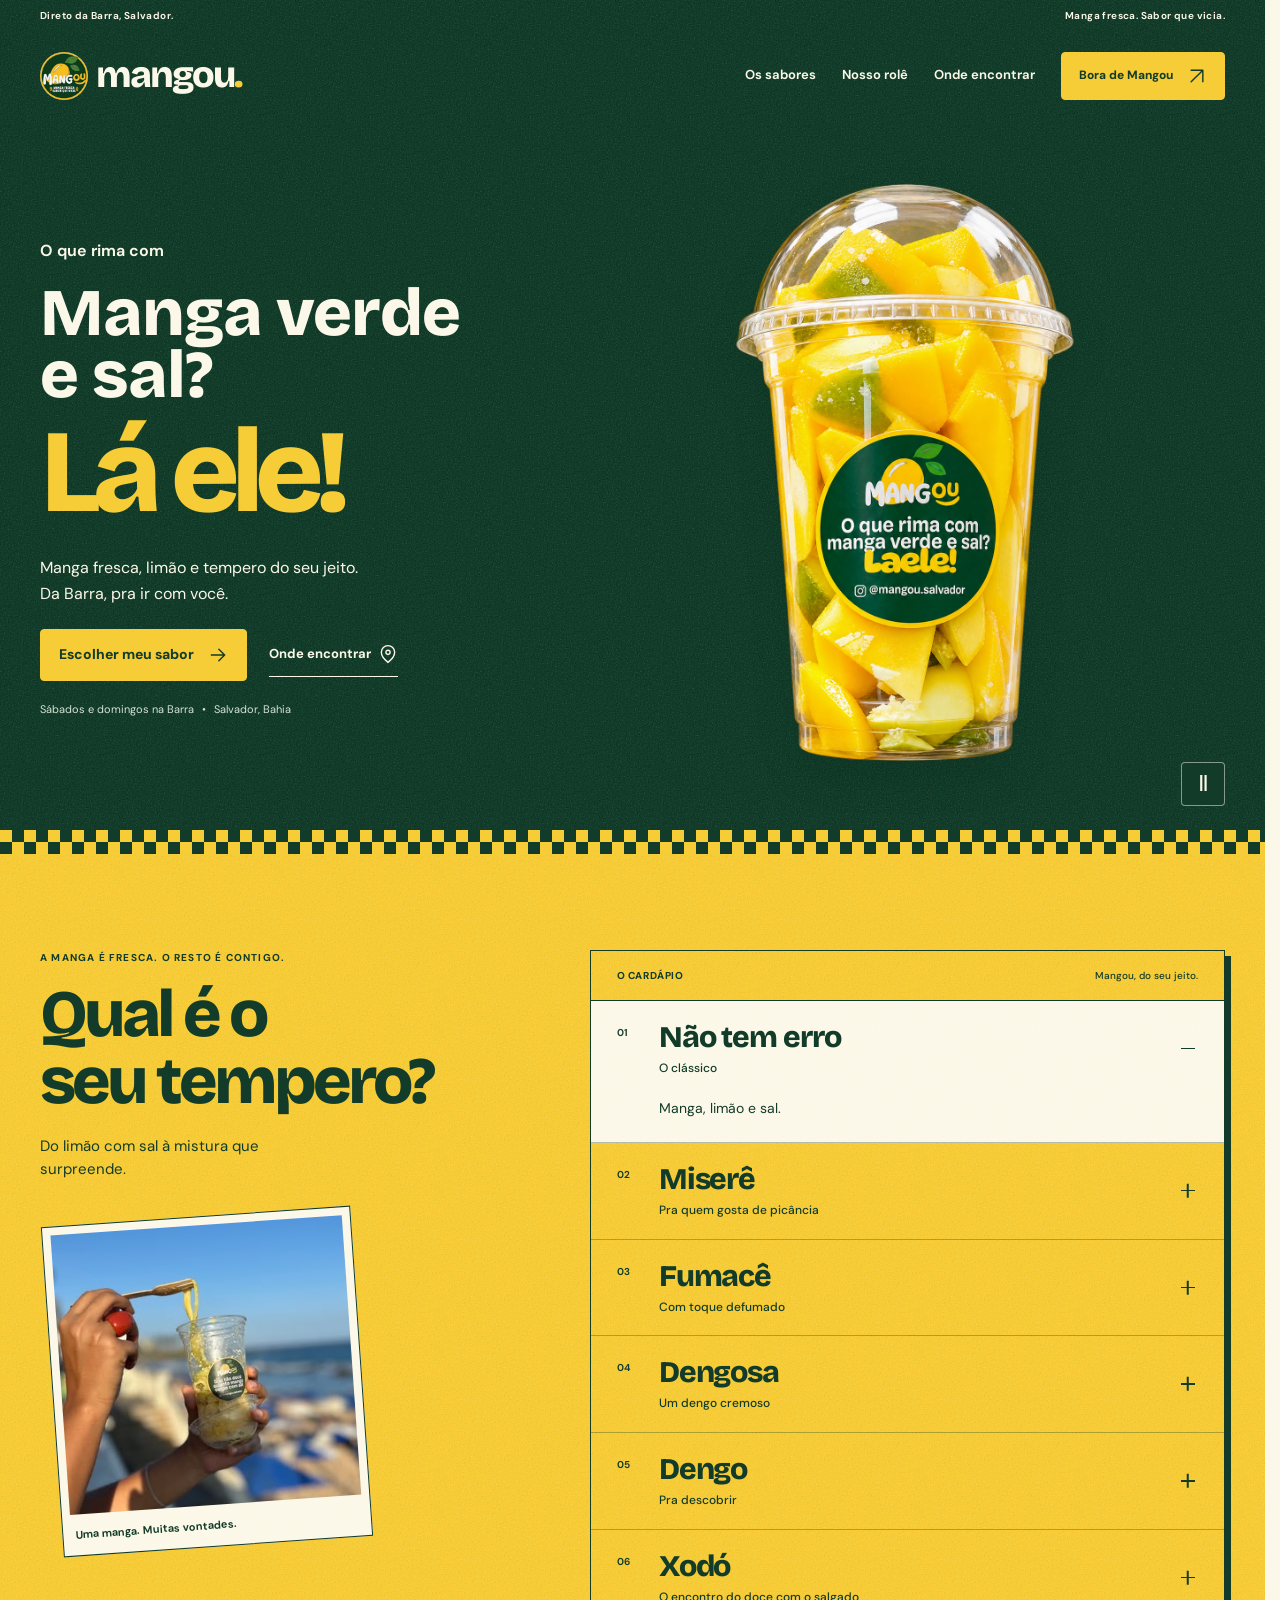
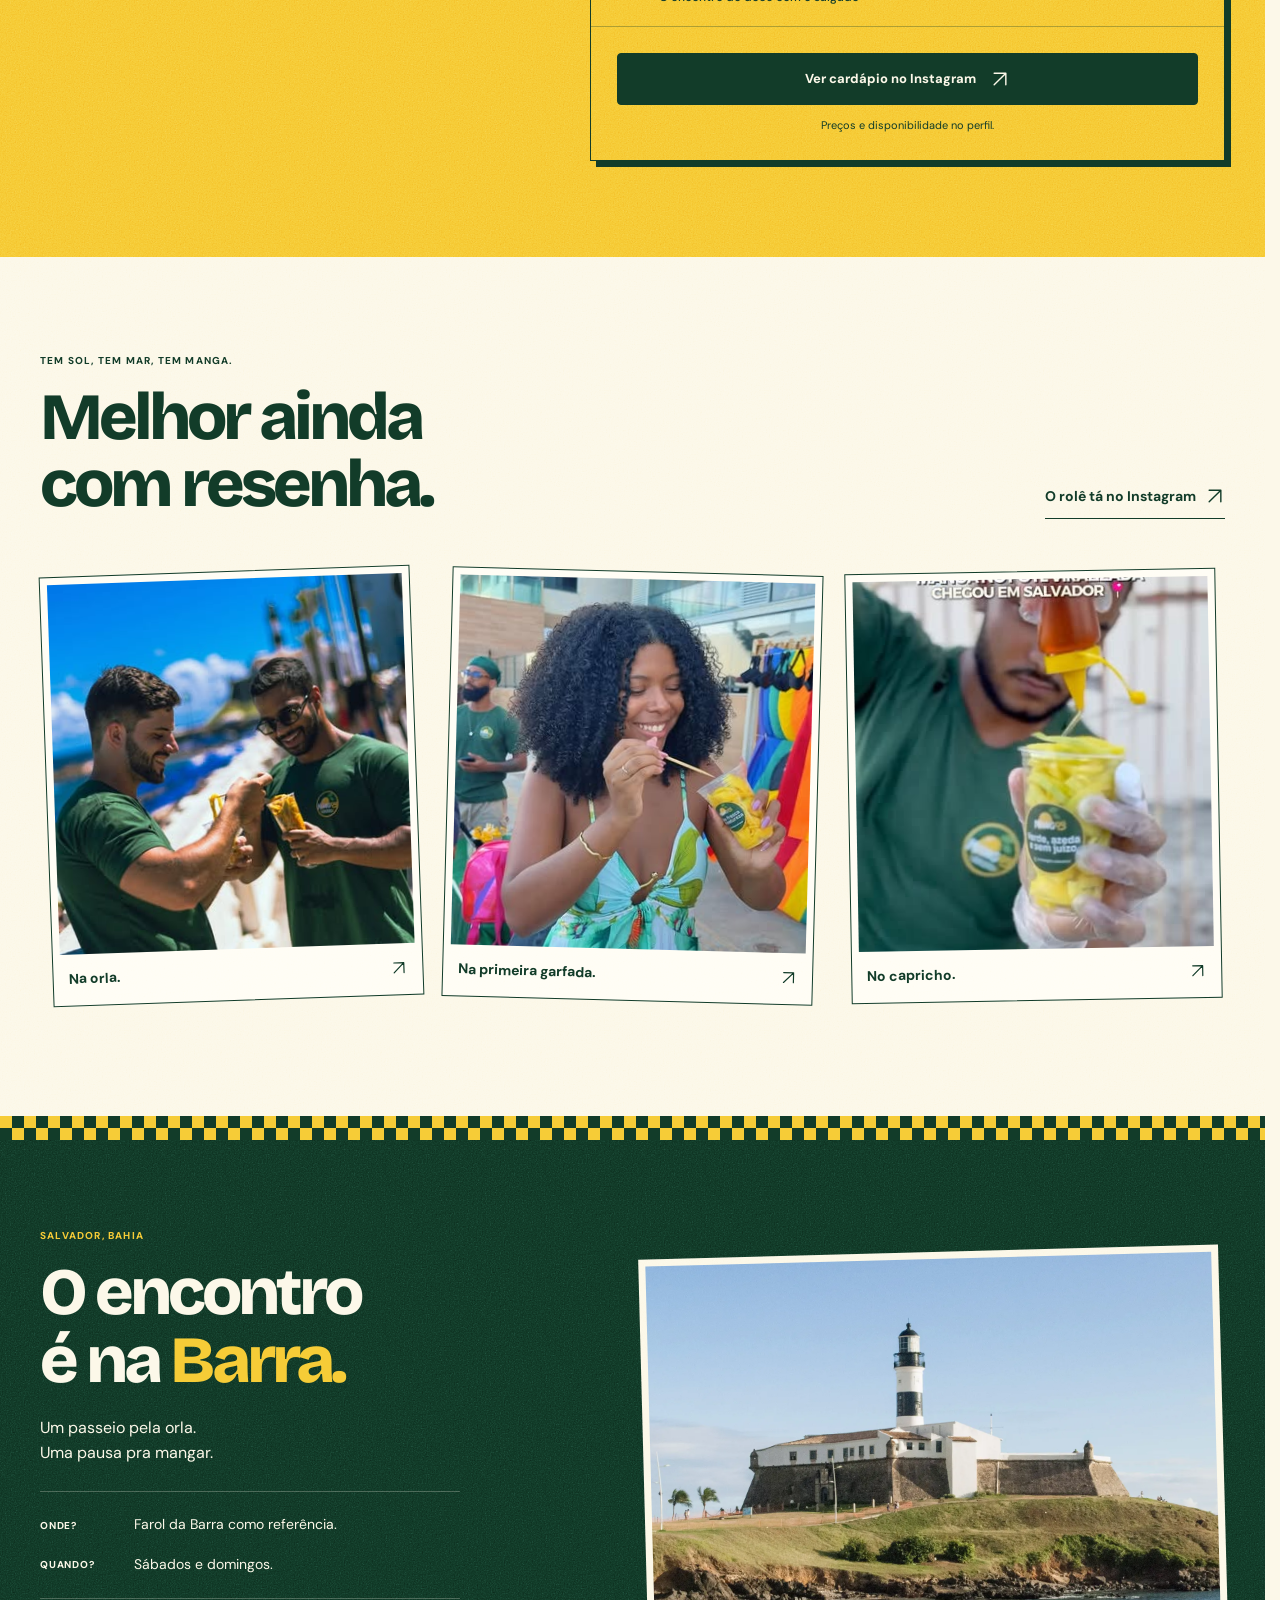
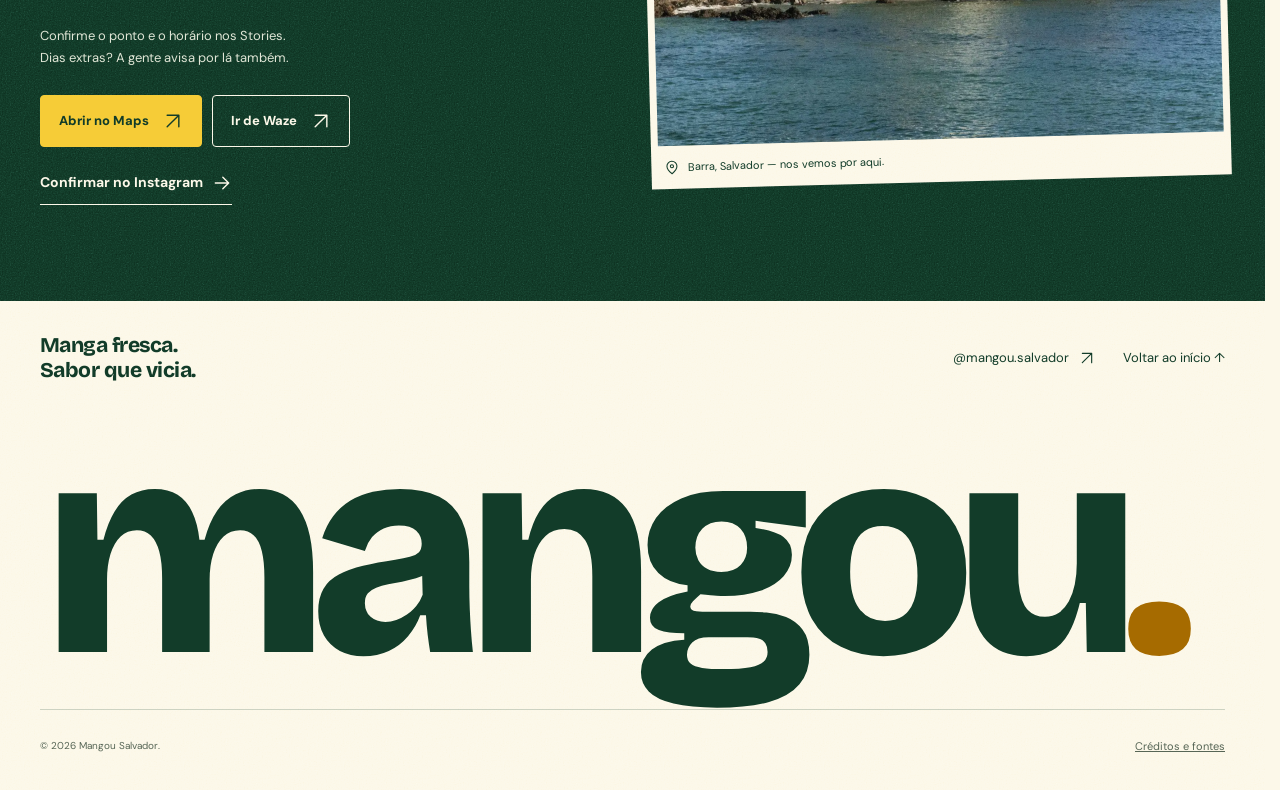
<file: index.html>
<!doctype html>
<html lang="pt-BR">
<head>
  <meta charset="utf-8">
  <meta name="viewport" content="width=device-width, initial-scale=1, viewport-fit=cover">
  <meta name="theme-color" content="#123c29">
  <meta name="description" content="Manga fresca, limão e tempero do seu jeito. Conheça os seis sabores da Mangou e encontre a gente na Barra, em Salvador.">
  <meta property="og:title" content="Manga verde e sal? Lá ele! — Mangou Salvador">
  <meta property="og:description" content="Manga fresca, limão e tempero do seu jeito. Da Barra para o seu rolê.">
  <meta property="og:type" content="website"><meta property="og:locale" content="pt_BR">
  <meta property="og:image" content="https://jobvictorfern-cmd.github.io/mangou-salvador/assets/manga.webp">
  <title>Mangou Salvador — Manga fresca, sabor que vicia</title>
  <link rel="icon" href="assets/favicon.png" type="image/png">
  <link rel="preload" href="assets/display-v2.woff2" as="font" type="font/woff2" crossorigin>
  <link rel="preload" href="assets/copo-parallax.png" as="image" fetchpriority="high">
  <link rel="stylesheet" href="styles.css?v=29">
  <script src="script.js?v=27" defer></script>
  <script src="hero-parallax.js?v=27" defer></script>
</head>
<body>
  <svg class="svg-library" xmlns="http://www.w3.org/2000/svg" aria-hidden="true" width="0" height="0"><defs>
    <symbol id="icon-arrow" viewBox="0 0 24 24"><path d="M4 12h15M13 5l7 7-7 7"/></symbol>
    <symbol id="icon-external" viewBox="0 0 24 24"><path d="M5 19 19 5M5 5h14v14"/></symbol>
    <symbol id="icon-pin" viewBox="0 0 24 24"><path d="M20 10c0 6-8 12-8 12S4 16 4 10a8 8 0 1 1 16 0Z"/><circle cx="12" cy="10" r="2.5"/></symbol>
    <symbol id="icon-sun" viewBox="0 0 80 80"><path d="m40 3 6 20 18-11-11 18 24 10-24 8 11 20-18-12-6 21-7-21-20 12 12-20L3 40l22-10-12-18 20 11Z"/></symbol>
  </defs></svg>
  <a class="skip-link" href="#principal">Pular para o conteúdo</a>
  <div class="top-note"><span>Direto da Barra, Salvador.</span><span>Manga fresca. Sabor que vicia.</span></div>
  <main id="principal">
    <section class="hero" id="inicio" aria-labelledby="hero-title">
      <header class="site-header">
        <div class="container header-inner">
          <a class="brand" href="#inicio" aria-label="Mangou, início"><img src="assets/logo.webp" alt="" width="48" height="48"><span>mangou<span class="brand-dot">.</span></span></a>
          <button class="menu-toggle" type="button" aria-expanded="false" aria-controls="menu" aria-label="Abrir menu" hidden><span></span><span></span></button>
          <nav class="site-nav" id="menu" aria-label="Navegação principal">
            <a href="#sabores">Os sabores</a><a href="#experiencia">Nosso rolê</a><a href="#onde">Onde encontrar</a>
            <a class="button button-small" href="https://www.instagram.com/mangou.salvador/" target="_blank" rel="noopener noreferrer">Bora de Mangou <svg class="icon" aria-hidden="true"><use href="#icon-external"/></svg></a>
          </nav>
        </div>
      </header>
      <div class="mango-rain" id="mango-rain" aria-hidden="true">
        <span class="mango-strand" style="--x:3%;--size:116px;--duration:6.8s;--delay:-2.1s;--drift:28px;--turn:-26deg;--end-turn:42deg"></span>
        <span class="mango-strand" style="--x:17%;--size:92px;--duration:5.6s;--delay:-4.2s;--drift:-19px;--turn:38deg;--end-turn:-32deg"></span>
        <span class="mango-strand" style="--x:32%;--size:142px;--duration:7.3s;--delay:-1.3s;--drift:35px;--turn:-18deg;--end-turn:56deg"></span>
        <span class="mango-strand" style="--x:47%;--size:104px;--duration:6.2s;--delay:-5.1s;--drift:-26px;--turn:52deg;--end-turn:-22deg"></span>
        <span class="mango-strand" style="--x:61%;--size:126px;--duration:7.8s;--delay:-3.7s;--drift:22px;--turn:-42deg;--end-turn:24deg"></span>
        <span class="mango-strand" style="--x:75%;--size:84px;--duration:5.9s;--delay:-.6s;--drift:-32px;--turn:24deg;--end-turn:-48deg"></span>
        <span class="mango-strand" style="--x:89%;--size:138px;--duration:7.1s;--delay:-5.8s;--drift:18px;--turn:-32deg;--end-turn:38deg"></span>
        <span class="mango-strand" style="--x:10%;--size:108px;--duration:6.5s;--delay:-5.4s;--drift:-24px;--turn:46deg;--end-turn:-30deg"></span>
        <span class="mango-strand" style="--x:24%;--size:120px;--duration:7.4s;--delay:-3.1s;--drift:32px;--turn:-36deg;--end-turn:44deg"></span>
        <span class="mango-strand" style="--x:39%;--size:88px;--duration:5.8s;--delay:-.9s;--drift:-18px;--turn:28deg;--end-turn:-54deg"></span>
        <span class="mango-strand" style="--x:54%;--size:152px;--duration:8.1s;--delay:-6.3s;--drift:27px;--turn:-24deg;--end-turn:36deg"></span>
        <span class="mango-strand" style="--x:68%;--size:96px;--duration:6.1s;--delay:-2.5s;--drift:-30px;--turn:40deg;--end-turn:-28deg"></span>
        <span class="mango-strand" style="--x:82%;--size:132px;--duration:7.6s;--delay:-4.7s;--drift:24px;--turn:-48deg;--end-turn:32deg"></span>
        <span class="mango-strand" style="--x:95%;--size:112px;--duration:6.6s;--delay:-1.7s;--drift:-22px;--turn:32deg;--end-turn:-42deg"></span>
        <span class="mango-strand" style="--x:5%;--size:102px;--duration:5.2s;--delay:-4.4s;--drift:34px;--turn:18deg;--end-turn:-48deg"></span>
        <span class="mango-strand" style="--x:19%;--size:134px;--duration:6.3s;--delay:-1.8s;--drift:-21px;--turn:-36deg;--end-turn:30deg"></span>
        <span class="mango-strand" style="--x:34%;--size:90px;--duration:4.9s;--delay:-3.6s;--drift:25px;--turn:44deg;--end-turn:-24deg"></span>
        <span class="mango-strand" style="--x:49%;--size:146px;--duration:6.7s;--delay:-5.2s;--drift:-31px;--turn:-22deg;--end-turn:46deg"></span>
        <span class="mango-strand" style="--x:63%;--size:110px;--duration:5.4s;--delay:-.8s;--drift:18px;--turn:34deg;--end-turn:-38deg"></span>
        <span class="mango-strand" style="--x:77%;--size:128px;--duration:6s;--delay:-4.6s;--drift:-27px;--turn:-46deg;--end-turn:22deg"></span>
        <span class="mango-strand" style="--x:91%;--size:98px;--duration:5.1s;--delay:-2.7s;--drift:30px;--turn:26deg;--end-turn:-52deg"></span>
        <span class="mango-strand" style="--x:12%;--size:140px;--duration:6.5s;--delay:-3.8s;--drift:-16px;--turn:-30deg;--end-turn:40deg"></span>
        <span class="mango-strand" style="--x:26%;--size:106px;--duration:5.3s;--delay:-1.2s;--drift:28px;--turn:48deg;--end-turn:-18deg"></span>
        <span class="mango-strand" style="--x:41%;--size:124px;--duration:6.1s;--delay:-5.6s;--drift:-23px;--turn:-40deg;--end-turn:34deg"></span>
        <span class="mango-strand" style="--x:56%;--size:94px;--duration:4.8s;--delay:-2.2s;--drift:33px;--turn:22deg;--end-turn:-44deg"></span>
        <span class="mango-strand" style="--x:70%;--size:144px;--duration:6.6s;--delay:-4.1s;--drift:-29px;--turn:-28deg;--end-turn:50deg"></span>
        <span class="mango-strand" style="--x:84%;--size:114px;--duration:5.5s;--delay:-.4s;--drift:20px;--turn:42deg;--end-turn:-32deg"></span>
        <span class="mango-strand" style="--x:97%;--size:136px;--duration:6.2s;--delay:-3.3s;--drift:-35px;--turn:-34deg;--end-turn:28deg"></span>
      </div>
      <div class="container hero-layout">
        <div class="hero-heading"><p class="hero-intro">O que rima com</p><h1 id="hero-title"><span class="hero-question">Manga verde<br>e sal?</span><span class="hero-answer">Lá ele!</span></h1></div>
        <figure class="hero-product">
          <div class="hero-product-motion" id="hero-cup"><img src="assets/copo-parallax.png" alt="Copo Mangou com manga verde e sal, em embalagem transparente" width="1122" height="1402" fetchpriority="high" decoding="async"></div>
        </figure>
        <button class="hero-sensor-toggle" type="button" aria-controls="hero-cup" hidden>Ativar movimento</button>
        <span class="sensor-status" role="status" aria-live="polite"></span>
        <button class="hero-motion-toggle" type="button" aria-label="Pausar queda dos fios de manga" aria-controls="mango-rain" hidden><span class="motion-pause" aria-hidden="true">Ⅱ</span><span class="motion-play" aria-hidden="true">▶</span></button>
        <div class="hero-copy">
          <p>Manga fresca, limão e tempero do seu jeito.<br>Da Barra, pra ir com você.</p>
          <div class="hero-actions"><a class="button" href="#sabores">Escolher meu sabor <svg class="icon" aria-hidden="true"><use href="#icon-arrow"/></svg></a><a class="text-link" href="#onde">Onde encontrar <svg class="icon" aria-hidden="true"><use href="#icon-pin"/></svg></a></div>
          <p class="hero-location">Sábados e domingos na Barra <span>•</span> Salvador, Bahia</p>
        </div>
      </div>
      <div class="checker" aria-hidden="true"></div>
    </section>

    <section class="flavors section" id="sabores" aria-labelledby="flavors-title">
      <div class="container flavor-layout">
        <div class="flavor-intro"><p class="eyebrow">A manga é fresca. O resto é contigo.</p><h2 id="flavors-title">Qual é o<br>seu tempero?</h2><p>Do limão com sal à mistura que surpreende.</p>
          <figure class="menu-photo"><img src="assets/role-manga.jpg" alt="Tiras de manga no garfo, com o copo Mangou e o mar da Barra ao fundo" width="360" height="640" loading="lazy" decoding="async"><figcaption>Uma manga. Muitas vontades.</figcaption></figure>
        </div>
        <div class="menu-board">
          <div class="menu-board-heading"><span>O cardápio</span><span>Mangou, do seu jeito.</span></div>
          <details class="flavor" name="sabores" open><summary><span class="flavor-number" aria-hidden="true">01</span><span class="flavor-name">Não tem erro<small>O clássico</small></span><span class="flavor-plus" aria-hidden="true"></span></summary><div class="flavor-ingredients"><p>Manga, limão e sal.</p></div></details>
          <details class="flavor" name="sabores"><summary><span class="flavor-number" aria-hidden="true">02</span><span class="flavor-name">Miserê<small>Pra quem gosta de picância</small></span><span class="flavor-plus" aria-hidden="true"></span></summary><div class="flavor-ingredients"><p>Manga, limão, sal e Tajín.</p></div></details>
          <details class="flavor" name="sabores"><summary><span class="flavor-number" aria-hidden="true">03</span><span class="flavor-name">Fumacê<small>Com toque defumado</small></span><span class="flavor-plus" aria-hidden="true"></span></summary><div class="flavor-ingredients"><p>Manga, limão, sal, pimenta-do-reino, fumaça em pó e páprica defumada.</p></div></details>
          <details class="flavor" name="sabores"><summary><span class="flavor-number" aria-hidden="true">04</span><span class="flavor-name">Dengosa<small>Um dengo cremoso</small></span><span class="flavor-plus" aria-hidden="true"></span></summary><div class="flavor-ingredients"><p>Manga, limão, lemon pepper e leite condensado.</p></div></details>
          <details class="flavor" name="sabores"><summary><span class="flavor-number" aria-hidden="true">05</span><span class="flavor-name">Dengo<small>Pra descobrir</small></span><span class="flavor-plus" aria-hidden="true"></span></summary><div class="flavor-ingredients"><p>Consulte os ingredientes com a Mangou no Instagram.</p></div></details>
          <details class="flavor" name="sabores"><summary><span class="flavor-number" aria-hidden="true">06</span><span class="flavor-name">Xodó<small>O encontro do doce com o salgado</small></span><span class="flavor-plus" aria-hidden="true"></span></summary><div class="flavor-ingredients"><p>Manga, limão, mostarda e mel.</p></div></details>
          <div class="menu-board-footer"><a class="button" href="https://www.instagram.com/mangou.salvador/" target="_blank" rel="noopener noreferrer">Ver cardápio no Instagram <svg class="icon" aria-hidden="true"><use href="#icon-external"/></svg></a><p>Preços e disponibilidade no perfil.</p></div>
        </div>
      </div>
    </section>

    <section class="experience section" id="experiencia" aria-labelledby="experience-title">
      <div class="container">
        <div class="section-heading"><div><p class="eyebrow">Tem sol, tem mar, tem manga.</p><h2 id="experience-title">Melhor ainda<br>com resenha.</h2></div><a class="text-link" href="https://www.instagram.com/mangou.salvador/" target="_blank" rel="noopener noreferrer">O rolê tá no Instagram <svg class="icon" aria-hidden="true"><use href="#icon-external"/></svg></a></div>
        <div class="social-gallery" aria-label="Fotos e Reels da Mangou e de publicações colaborativas">
          <a class="social-photo" href="https://www.instagram.com/mangou.salvador/reel/Dcg7NSwpMDw/" target="_blank" rel="noopener noreferrer" aria-label="Ver no Instagram: Mangou e resenha na orla da Barra"><img src="assets/role-barra.jpg" alt="Duas pessoas com camisetas da Mangou experimentando manga na orla" width="360" height="640" loading="lazy" decoding="async"><span>Na orla.<svg class="icon" aria-hidden="true"><use href="#icon-external"/></svg></span></a>
          <a class="social-photo" href="https://www.instagram.com/esthervasconcelos2001/reel/DdM_B7ihvQf/" target="_blank" rel="noopener noreferrer" aria-label="Ver no Instagram: Esther experimentando Mangou"><img src="assets/role-resenha.jpg" alt="Pessoa sorrindo enquanto experimenta um copo Mangou" width="360" height="640" loading="lazy" decoding="async"><span>Na primeira garfada.<svg class="icon" aria-hidden="true"><use href="#icon-external"/></svg></span></a>
          <a class="social-photo" href="https://www.instagram.com/conhecendosalvador_/reel/Dct_3Nshrob/" target="_blank" rel="noopener noreferrer" aria-label="Ver no Instagram: publicação Conhecendo Salvador sobre o preparo da Mangou"><img src="assets/role-preparo.jpg" alt="Preparo de um copo de manga pela equipe Mangou" width="360" height="640" loading="lazy" decoding="async"><span>No capricho.<svg class="icon" aria-hidden="true"><use href="#icon-external"/></svg></span></a>
        </div>
      </div>
    </section>

    <section class="location section" id="onde" aria-labelledby="location-title">
      <div class="checker" aria-hidden="true"></div>
      <div class="container location-layout">
        <div class="location-copy"><p class="eyebrow">Salvador, Bahia</p><h2 id="location-title">O encontro<br>é na <span>Barra.</span></h2><p>Um passeio pela orla.<br>Uma pausa pra mangar.</p><dl class="location-info"><div><dt>Onde?</dt><dd>Farol da Barra como referência.</dd></div><div><dt>Quando?</dt><dd>Sábados e domingos.</dd></div></dl><p class="location-note">Confirme o ponto e o horário nos Stories.<br>Dias extras? A gente avisa por lá também.</p><div class="location-actions"><a class="button button-yellow" href="https://www.google.com/maps/dir/?api=1&amp;destination=Museu%20N%C3%A1utico%20da%20Bahia%2C%20Farol%20da%20Barra%2C%20Salvador%2C%20Bahia&amp;travelmode=driving" target="_blank" rel="noopener noreferrer">Abrir no Maps <svg class="icon" aria-hidden="true"><use href="#icon-external"/></svg></a><a class="button button-outline" href="https://waze.com/ul?q=Museu%20N%C3%A1utico%20da%20Bahia%2C%20Farol%20da%20Barra%2C%20Salvador%2C%20Bahia&amp;navigate=yes" target="_blank" rel="noopener noreferrer">Ir de Waze <svg class="icon" aria-hidden="true"><use href="#icon-external"/></svg></a></div><a class="text-link location-instagram" href="https://www.instagram.com/mangou.salvador/" target="_blank" rel="noopener noreferrer">Confirmar no Instagram <svg class="icon" aria-hidden="true"><use href="#icon-arrow"/></svg></a></div>
        <figure class="location-photo"><img src="assets/farol-barra.webp" alt="Farol da Barra, referência de localização em Salvador, Bahia" width="1920" height="1260" loading="lazy" decoding="async"><figcaption><svg class="icon" aria-hidden="true"><use href="#icon-pin"/></svg>Barra, Salvador — nos vemos por aqui.</figcaption></figure>
      </div>
    </section>
  </main>

  <footer class="site-footer"><div class="container"><div class="footer-top"><p>Manga fresca.<br>Sabor que vicia.</p><div class="footer-links"><a href="https://www.instagram.com/mangou.salvador/" target="_blank" rel="noopener noreferrer">@mangou.salvador <svg class="icon" aria-hidden="true"><use href="#icon-external"/></svg></a><a class="whatsapp-link" id="whatsapp-button" hidden>Falar no WhatsApp <svg class="icon" aria-hidden="true"><use href="#icon-external"/></svg></a><a href="#inicio">Voltar ao início ↑</a></div></div><div class="footer-wordmark" aria-hidden="true">mangou<span>.</span></div><div class="footer-bottom"><span>© <span id="year">2026</span> Mangou Salvador.</span><details class="credits"><summary>Créditos e fontes</summary><p>Marca, produto e capas de publicações: <a href="https://www.instagram.com/mangou.salvador/" target="_blank" rel="noopener noreferrer">Mangou e publicações colaborativas no Instagram</a>. Cada fotografia do rolê leva à sua publicação original. Foto do Farol: <a href="https://commons.wikimedia.org/wiki/File:Farol_da_Barra_-_Salvador_-_Bahia_-_Brasil.jpg" target="_blank" rel="noopener noreferrer">Emerson Monteiro / Wikimedia Commons</a>, <a href="https://creativecommons.org/licenses/by-sa/4.0/" target="_blank" rel="noopener noreferrer">CC BY-SA 4.0</a>. Fontes: Bricolage Grotesque e DM Sans.</p></details></div></div></footer>

</body>
</html>
</file>
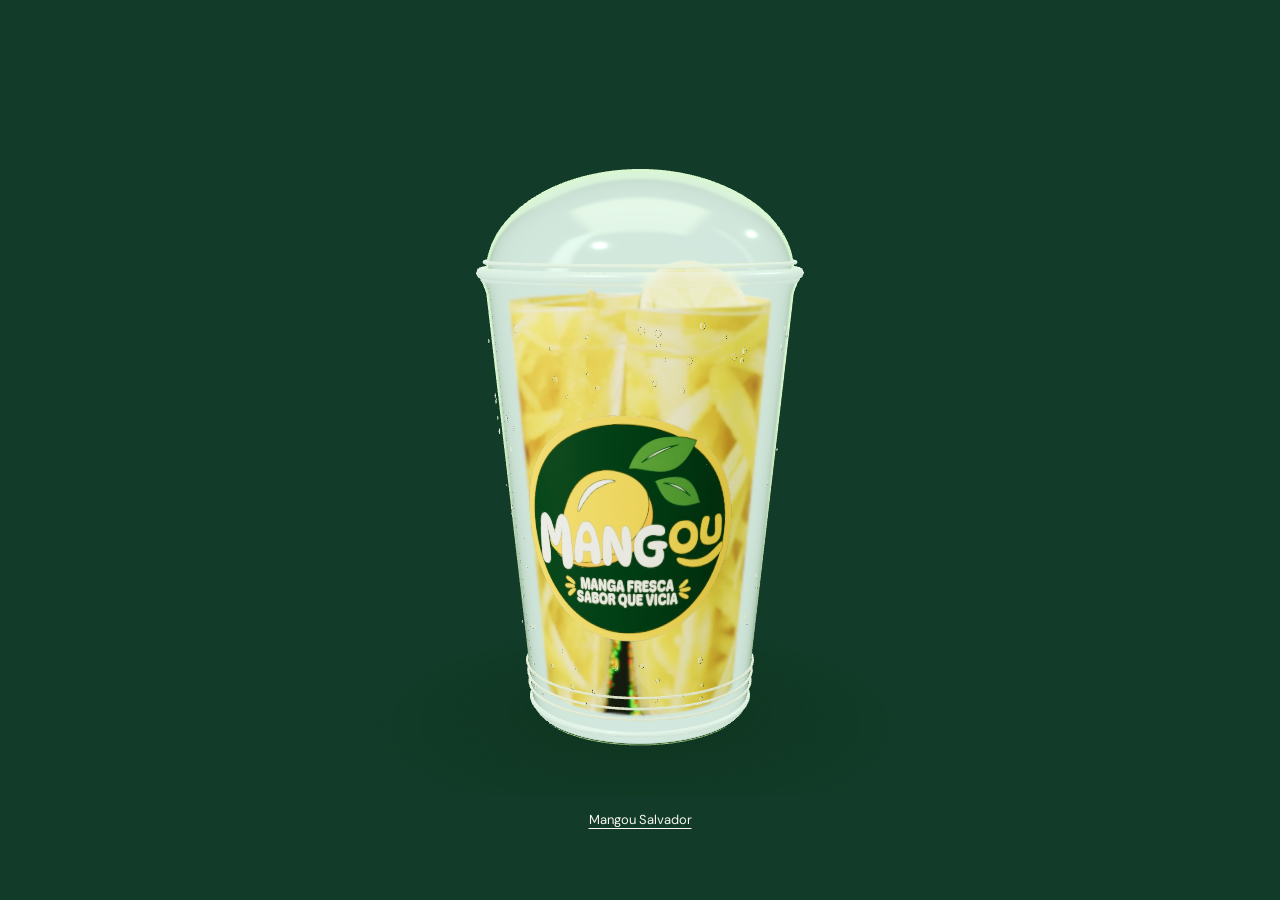
<file: animacao-3d.html>
<!doctype html><html lang="pt-BR"><head><meta charset="utf-8"><meta name="viewport" content="width=device-width,initial-scale=1,viewport-fit=cover"><meta name="theme-color" content="#123c29"><title>Mangou · Montagem 3D</title><link rel="icon" href="assets/favicon.png"><link rel="stylesheet" href="cup-3d.css?v=3"><style>@font-face{font-family:Body;src:url('assets/body-v2.woff2')}*{box-sizing:border-box}body{margin:0;background:#123c29;min-height:100svh;display:grid;place-items:center;padding:20px;font-family:Body,Arial,sans-serif}.preview{width:min(100%,620px)}.cup-stage{width:100%;height:min(82svh,740px);min-height:360px}a{display:block;text-align:center;color:#f9f7ed;font-size:13px;padding:16px;text-underline-offset:4px}</style><script type="module" src="cup-3d.js?v=2"></script></head><body><main class="preview">        <div class="cup-stage" data-mangou-3d data-state="loading" role="group" aria-label="Montagem do copo Mangou em 3D">
          <div class="cup-fallback" role="img" aria-label="Copo Mangou com manga fresca"></div>
          <canvas class="cup-canvas" role="img" aria-label="Copo transparente em 3D recebe tiras de manga, limão e tempero; a tampa se encaixa ao final"></canvas>
          <span class="cup-stage-status" data-cup-status aria-live="polite">Preparando seu Mangou…</span>
          <button class="cup-a11y-pause" type="button" data-cup-toggle aria-pressed="false">Pausar montagem do copo</button>
          <noscript><span class="cup-noscript">Manga fresca. Do seu jeito.</span></noscript>
        </div>
<a href="index.html">Mangou Salvador</a></main></body></html>
</file>
<file: styles.css>
@font-face{font-family:Display;src:url('assets/display-v2.woff2') format('woff2');font-weight:100 900;font-display:swap}
@font-face{font-family:Body;src:url('assets/body-v2.woff2') format('woff2');font-weight:100 900;font-display:swap}
:root{--green:#123c29;--yellow:#f6cc37;--paper:#fcf8e9;--white:#fffdf5;--muted:#576656;--line:#123c2933;--gutter:20px;--display:Display,Arial,sans-serif;--body:Body,Arial,sans-serif}
*{box-sizing:border-box}
html{scroll-behavior:smooth;scroll-padding-top:90px;scrollbar-gutter:stable}
body{margin:0;background:var(--paper);color:var(--green);font:16px/1.55 var(--body);-webkit-font-smoothing:antialiased}
[hidden]{display:none!important}
a{color:inherit;text-decoration:none}
button,summary,a{-webkit-tap-highlight-color:transparent;touch-action:manipulation}
button{color:inherit;font:inherit;cursor:pointer}
button:focus-visible,a:focus-visible,summary:focus-visible{outline:3px solid currentColor;outline-offset:5px}
img{display:block;max-width:100%}
figure,p,h1,h2,dl,dd{margin:0}
::selection{background:var(--yellow);color:var(--green)}
.svg-library{position:absolute;overflow:hidden;pointer-events:none}
.container{width:min(1240px,calc(100% - var(--gutter)*2));margin-inline:auto}
.icon{display:inline-block;width:20px;height:20px;flex-shrink:0;fill:none;stroke:currentColor;stroke-width:1.7;stroke-linecap:round;stroke-linejoin:round;vertical-align:middle}
.button{display:inline-flex;align-items:center;justify-content:center;gap:14px;min-height:52px;padding:15px 22px;border:1.5px solid var(--green);border-radius:4px;background:var(--green);color:var(--paper);font-size:14px;font-weight:750;line-height:1.2;transition:background .18s,transform .18s}
.text-link{display:inline-flex;align-items:center;justify-content:center;gap:9px;min-height:44px;padding:7px 0;border:0;border-bottom:1px solid currentColor;background:transparent;font-size:14px;font-weight:700;line-height:1.3}
.eyebrow{margin-bottom:16px;font-size:10px;font-weight:750;line-height:1.5;letter-spacing:.12em;text-transform:uppercase}
h2{font:850 clamp(39px,10vw,58px)/1.02 var(--display);letter-spacing:-.06em}
.section{padding-block:60px}
.skip-link{position:fixed;left:12px;top:-100px;z-index:100;padding:14px;background:var(--yellow)}
.skip-link:focus{top:12px}
.top-note{display:flex;justify-content:center;gap:24px;padding:8px 20px;background:var(--green);color:var(--paper);font-size:10px;font-weight:650;letter-spacing:.04em}
.top-note span:last-child{display:none}
.site-header{position:sticky;top:0;z-index:30;margin-bottom:-72px;background:transparent;color:var(--paper)}
.header-inner{display:flex;align-items:center;justify-content:space-between;flex-wrap:wrap;min-height:72px}
.brand{display:inline-flex;align-items:center;gap:8px}
.brand img{width:40px;height:40px;border-radius:50%}
.brand>span{font:850 31px/1 var(--display);letter-spacing:-2px}
.brand-dot{color:#a66b00}
.site-header .brand-dot{color:var(--yellow)}
.menu-toggle{display:flex;flex-direction:column;justify-content:center;gap:7px;width:44px;height:44px;padding:11px;border:1px solid var(--green);border-radius:4px;background:transparent}
.menu-toggle span{width:20px;height:2px;background:var(--green);transition:transform .2s}
.hero .menu-toggle{border-color:var(--paper)}
.hero .menu-toggle span{background:var(--paper)}
.menu-toggle[aria-expanded=true] span:first-child{transform:translateY(4.5px) rotate(45deg)}
.menu-toggle[aria-expanded=true] span:last-child{transform:translateY(-4.5px) rotate(-45deg)}
.site-nav{display:flex;flex-direction:column;flex-basis:100%;gap:6px;padding:16px 0 22px}
.site-nav>a:not(.button){display:flex;align-items:center;min-height:44px;font-size:14px;font-weight:650}
.site-nav .button{margin-top:6px}
.js .site-nav{position:absolute;top:100%;left:0;right:0;display:none;padding:16px var(--gutter) 24px;background:var(--paper);border-bottom:2px solid var(--green)}
.js .site-nav.is-open{display:flex}
.js .site-header .site-nav.is-open>a:not(.button){color:var(--green)}

/* A campanha usa a frase do rótulo e a fotografia original, sem redesenhar o produto. */
.hero{position:relative;isolation:isolate;overflow:clip;background:var(--green);color:var(--paper)}
.hero-layout{position:relative;z-index:1;display:grid;gap:18px;padding-block:100px 0}
.hero-heading{grid-row:1;position:relative;z-index:1}
.hero-intro{margin-bottom:13px;font-size:13px;font-weight:650}
.hero h1{font:850 1em/.94 var(--display);letter-spacing:-.06em}
.hero-question{display:block;font-size:clamp(34px,10.5vw,50px)}
.hero-answer{display:block;margin-top:10px;color:var(--yellow);font-size:clamp(72px,22vw,104px);letter-spacing:-.075em}
.hero-copy{display:contents}
.hero-copy>p:first-child{grid-row:3;position:relative;z-index:1;max-width:43ch;font-size:15px;line-height:1.6}
.hero-copy .hero-location{grid-row:4;position:relative;z-index:1;margin:0;color:#d5e2d4;font-size:11px}
.hero-product{grid-row:5;position:relative;width:calc(100% + var(--gutter)*2);height:330px;margin-inline:calc(-1 * var(--gutter));overflow:hidden;pointer-events:none;perspective:1100px}
.hero-product-motion{position:absolute;z-index:1;inset:12px 0 16px;transform-origin:50% 55%;backface-visibility:hidden;transform:translate3d(var(--parallax-x,0px),var(--parallax-y,0px),0) rotateX(var(--parallax-rx,0deg)) rotateY(var(--parallax-ry,0deg))}
.hero-product-motion img{width:100%;height:100%;max-width:none;object-fit:contain;filter:drop-shadow(0 18px 18px #00190e26)}
.hero::before{content:'';position:absolute;z-index:0;inset:-16px;background:var(--green) url('assets/papel-grain.svg') 0 0/160px 160px;background-blend-mode:soft-light;pointer-events:none;transform:translate3d(calc(var(--parallax-x,0px) * -.18),calc(var(--parallax-y,0px) * -.18),0)}
.mango-rain{position:absolute;z-index:0;inset:0;overflow:hidden;pointer-events:none}
.mango-rain{transform:translate3d(calc(var(--parallax-x,0px) * .4),calc(var(--parallax-y,0px) * .4),0)}
.hero>.checker{position:relative;z-index:1}
.mango-strand{position:absolute;top:-180px;left:var(--x);width:calc(var(--size)/2);height:100%;transform-origin:50% 60px;animation:mango-fall var(--duration) var(--delay) linear infinite;animation-play-state:paused}
.mango-strand::before{content:'';display:block;width:100%;height:var(--size);background:url('assets/fios-manga.png') 0 0/300% 100% no-repeat}
.mango-strand:nth-child(3n+2)::before{background-position:50% 0}
.mango-strand:nth-child(3n)::before{background-position:100% 0}
.mango-strand:nth-child(n+15){display:none}
.mango-rain.is-playing .mango-strand{animation-play-state:running}
.hero-motion-toggle{position:absolute;z-index:2;right:0;bottom:18px;display:grid;place-items:center;width:44px;height:44px;padding:0;border:1px solid #fcf8e980;border-radius:4px;background:var(--green);color:var(--paper);font-size:22px;line-height:1}
.motion-play,.hero-motion-toggle.is-paused .motion-pause{display:none}
.hero-motion-toggle.is-paused .motion-play{display:block;font-size:15px}
.hero-sensor-toggle{position:absolute;z-index:2;right:56px;bottom:18px;min-height:44px;padding:8px 12px;border:1px solid #fcf8e980;border-radius:4px;background:var(--green);color:var(--paper);font-size:11px;font-weight:650}
.hero-sensor-toggle:disabled{cursor:default;opacity:.7}
.sensor-status{position:absolute;width:1px;height:1px;overflow:hidden;clip-path:inset(50%);white-space:nowrap}
@keyframes mango-fall{
  0%{opacity:0;transform:translate3d(0,-100px,0) rotate(var(--turn))}
  12%{opacity:.95}
  85%{opacity:.95}
  100%{opacity:0;transform:translate3d(var(--drift),calc(100% + 200px),0) rotate(var(--end-turn))}
}
.hero-actions{grid-row:2;position:relative;z-index:1;display:flex;flex-wrap:wrap;align-items:center;gap:10px 14px}
.hero .button{background:var(--yellow);border-color:var(--yellow);color:var(--green)}
.hero-actions .button{width:100%}
.hero-actions .text-link{margin-inline:auto}
.hero-location{font-size:11px;line-height:1.6}
.hero-location span{margin-inline:5px}
.checker{height:24px;background-color:var(--yellow);background-image:repeating-conic-gradient(var(--green) 0 25%,transparent 0 50%);background-size:24px 24px}

/* Cardápio de verdade: receitas visíveis e acessíveis mesmo sem JavaScript. */
.flavors{background:var(--yellow)}
.flavor-layout{display:grid;gap:32px}
.flavor-intro>p:not(.eyebrow){max-width:28ch;margin-top:20px;font-size:15px}
.menu-photo{display:none}
.menu-board{min-width:0;align-self:start;border:1.5px solid var(--green);box-shadow:6px 6px 0 var(--green)}
.menu-board-heading{display:flex;justify-content:space-between;align-items:center;gap:16px;padding:17px 20px;border-bottom:1.5px solid var(--green);font-size:10px;font-weight:750;letter-spacing:.06em;text-transform:uppercase}
.menu-board-heading span:last-child{font-weight:500;letter-spacing:0;text-transform:none}
.flavor{border-bottom:1px solid #123c2950}
.flavor summary{display:grid;grid-template-columns:20px minmax(0,1fr) 18px;align-items:center;gap:12px;min-height:86px;padding:20px 18px;list-style:none;cursor:pointer}
.flavor summary::-webkit-details-marker{display:none}
.flavor-number{align-self:start;margin-top:4px;font-size:10px;font-weight:650}
.flavor-name{font:800 25px/1.1 var(--display);letter-spacing:-.035em}
.flavor-name small{display:block;margin-top:6px;font:500 12px/1.4 var(--body);letter-spacing:0}
.flavor-plus{position:relative;display:block;width:16px;height:16px}
.flavor-plus::before,.flavor-plus::after{content:'';position:absolute;top:7px;left:1px;width:14px;height:1.5px;background:var(--green)}
.flavor-plus::after{transform:rotate(90deg)}
.flavor[open]{background:var(--paper)}
.flavor[open] .flavor-plus::after{display:none}
.flavor-ingredients{padding:0 22px 22px 50px;font-size:14px;line-height:1.65}
.menu-board-footer{padding:22px 18px}
.menu-board-footer .button{width:100%;padding-inline:12px;font-size:13px}
.menu-board-footer p{margin-top:12px;font-size:11px;text-align:center}

/* Imagens da marca e publicações colaborativas, sem depoimentos fabricados. */
.section-heading{display:flex;flex-direction:column;align-items:flex-start;gap:22px}
.social-gallery{display:flex;gap:18px;overflow-x:auto;overscroll-behavior-x:contain;scroll-snap-type:x mandatory;scrollbar-width:thin;scrollbar-color:var(--green) transparent;margin:28px -3px 0;padding:8px 3px 18px}
.social-photo{display:block;flex:0 0 76%;min-width:0;scroll-snap-align:start;padding:7px;border:1px solid var(--green);background:var(--white)}
.social-photo img{width:100%;height:clamp(270px,76vw,360px);object-fit:cover;object-position:50% 42%}
.social-photo:nth-child(1) img{object-position:50% 30%}
.social-photo>span{display:flex;align-items:center;justify-content:space-between;gap:10px;padding:12px 5px 6px;font-size:13px;font-weight:700}
.social-photo .icon{width:17px;height:17px}

/* Ponto e horário são confirmados no perfil; as rotas usam o Farol como referência. */
.location{position:relative;padding-top:76px;background:var(--green);color:var(--paper)}
.location>.checker{position:absolute;inset:0 0 auto}
.location-layout{display:grid;gap:40px}
.location .eyebrow{color:var(--yellow)}
.location h2 span{color:var(--yellow)}
.location-copy>p:not(.eyebrow):not(.location-note){margin-top:22px;font-size:16px}
.location-info{display:grid;gap:18px;margin-block:26px;padding-block:22px;border-block:1px solid #fcf8e940}
.location-info>div{display:grid;grid-template-columns:80px minmax(0,1fr);gap:14px}
.location-info dt{align-self:center;font-size:10px;font-weight:750;letter-spacing:.08em;text-transform:uppercase}
.location-info dd{font-size:14px}
.location-note{color:#e0e6d6;font-size:13px;line-height:1.7}
.location-actions{display:flex;flex-wrap:wrap;gap:10px;margin-top:26px}
.location-actions .button{flex:1;padding-inline:12px;font-size:13px}
.button-yellow{background:var(--yellow);color:var(--green);border-color:var(--yellow)}
.button-outline{background:transparent;color:var(--paper);border-color:var(--paper)}
.location-instagram{margin-top:14px;color:var(--paper)}
.location-photo{min-width:0;padding:7px;background:var(--paper);color:var(--green);transform:rotate(-1.5deg)}
.location-photo img{width:100%;height:270px;object-fit:cover;object-position:50% 60%}
.location-photo figcaption{display:flex;align-items:center;gap:8px;padding:13px 6px 6px;font-size:11px}
.location-photo .icon{width:15px;height:15px}

/* A marca fecha a página; não há outra seção repetindo a venda. */
.site-footer{padding:32px 0 max(22px,env(safe-area-inset-bottom,0px))}
.footer-top{display:flex;flex-direction:column;gap:22px}
.footer-top>p{font:750 21px/1.2 var(--display);letter-spacing:-.025em}
.footer-links{display:flex;flex-direction:column;align-items:flex-start;gap:2px}
.footer-links>a{display:inline-flex;align-items:center;gap:10px;min-height:44px;font-size:13px}
.footer-links .icon{width:16px;height:16px}
.footer-wordmark{margin:30px 0 18px;font:850 clamp(70px,23.5vw,310px)/.85 var(--display);letter-spacing:-.075em;white-space:nowrap}
.footer-wordmark>span{color:#a66b00}
.footer-bottom{display:flex;flex-wrap:wrap;align-items:center;justify-content:space-between;gap:8px;padding-top:14px;border-top:1px solid var(--line);font-size:10px;color:var(--muted)}
.credits{max-width:620px}
.credits summary{display:flex;align-items:center;min-height:44px;font-size:11px;text-decoration:underline;cursor:pointer}
.credits p{padding:4px 0 16px;font-size:12px;line-height:1.7}
.credits a{text-decoration:underline;text-underline-offset:3px}


@media(min-width:360px){
  .hero-actions .button{width:auto;font-size:13px;gap:8px;padding-inline:14px}
  .hero-actions .text-link{margin-inline:0;font-size:12px;gap:7px}
}
@media(min-width:480px){
  .hero-actions .button{width:auto}
  .hero-actions .text-link{margin-inline:0}
  .hero-product{height:390px}
  .social-photo{flex-basis:60%}
}
@media(min-width:600px){
  :root{--gutter:32px}
  .section{padding-block:76px}
  .hero-layout{max-width:680px;padding-block:114px 0;gap:24px}
  .hero-question{font-size:58px}
  .hero-answer{font-size:118px}
  .hero-product{height:430px}
  .hero-copy>p:first-child{font-size:18px}
  .hero-location{font-size:12px}
  .menu-board-heading{padding-inline:26px}
  .flavor summary{padding-inline:26px;grid-template-columns:26px minmax(0,1fr) 18px;gap:16px}
  .flavor-name{font-size:29px}
  .flavor-ingredients{padding-left:68px}
  .menu-board-footer{padding:26px}
  .social-photo{flex-basis:43%}
  .location{padding-top:92px}
  .location-photo img{height:380px}
  .footer-top{flex-direction:row;justify-content:space-between;gap:40px}
}
@media(min-width:960px){
  :root{--gutter:40px}
  .top-note{justify-content:space-between;padding-inline:var(--gutter)}
  .top-note span:last-child{display:inline}
  .site-header{margin-bottom:-88px}
  .header-inner{min-height:88px;flex-wrap:nowrap;gap:30px}
  .brand img{width:48px;height:48px}
  .brand>span{font-size:37px}
  .menu-toggle{display:none}
  .js .site-nav,.site-nav{position:static;display:flex;flex-direction:row;align-items:center;flex-basis:auto;gap:26px;padding:0;border:0;background:transparent}
  .site-nav>a:not(.button){font-size:13px}
  .site-nav .button{min-height:44px;margin:0;padding:13px 17px;font-size:12px}
  .hero-layout{max-width:1240px;min-height:798px;grid-template-columns:minmax(0,1fr) minmax(0,1fr);grid-template-rows:auto auto;align-content:center;column-gap:54px;row-gap:28px;padding-block:160px 64px}
  .hero-heading{grid-column:1;grid-row:1;align-self:end}
  .hero-intro{font-size:16px;margin-bottom:18px}
  .hero-question{font-size:clamp(54px,5.2vw,76px)}
  .hero-answer{font-size:clamp(96px,9.2vw,134px)}
  .hero-product{position:absolute;top:130px;right:-190px;width:740px;height:920px;margin:0;overflow:visible}
  .hero-product{perspective-origin:30% 34%}
  .hero-product-motion{top:0;bottom:auto;left:-140px;right:140px;height:620px}
  .mango-strand:nth-child(n+15){display:block}
  .hero-motion-toggle,.hero-sensor-toggle{bottom:24px}
  .hero-copy{display:block;grid-column:1;grid-row:2;align-self:start}
  .hero-copy>p:first-child{font-size:16px}
  .hero-actions{gap:10px 22px;margin-top:22px}
  .hero-actions .button{padding-inline:18px;font-size:14px;gap:14px}
  .hero-actions .text-link{font-size:13px}
  .hero-copy .hero-location{font-size:11px;margin-top:20px}
  .section{padding-block:96px}
  h2{font-size:66px}
  .flavor-layout{grid-template-columns:minmax(0,.85fr) minmax(0,1.15fr);gap:80px}
  .menu-photo{position:relative;display:block;max-width:310px;margin:34px 0 0 12px;padding:8px;border:1px solid var(--green);background:var(--paper);transform:rotate(-4deg)}
  .menu-photo img{width:100%;height:280px;object-fit:cover;object-position:50% 45%}
  .menu-photo figcaption{padding:12px 4px 4px;font-size:11px;font-weight:650}
  .flavor summary{min-height:92px}
  .flavor-name{font-size:30px}
  .section-heading{flex-direction:row;align-items:flex-end;justify-content:space-between;gap:36px}
  .social-gallery{display:grid;grid-template-columns:repeat(3,minmax(0,1fr));gap:30px;overflow:visible;margin:40px 0 0;padding:12px 6px 20px}
  .social-photo:nth-child(1){transform:rotate(-2deg)}
  .social-photo:nth-child(2){transform:rotate(1.5deg)}
  .social-photo:nth-child(3){transform:rotate(-1deg)}
  .social-photo img{height:370px}
  .social-photo>span{padding:14px 8px 8px;font-size:14px}
  .location{padding-top:112px}
  .location-layout{grid-template-columns:minmax(0,.95fr) minmax(0,1.05fr);align-items:center;gap:80px}
  .location-photo img{height:480px}
  .location-actions{justify-content:flex-start}
  .location-actions .button{flex:none;padding-inline:18px}
  .location-info{max-width:420px}
  .footer-wordmark{margin-block:42px 28px}
  .footer-top{align-items:center}
  .footer-links{flex-direction:row;gap:28px}
}
@media(hover:hover){
  .button:hover{background:#24543b;transform:translateY(-2px)}
  .hero .button:hover{background:#ffdc62;color:var(--green)}
  .button-yellow:hover{background:#ffdc62;color:var(--green)}
  .button-outline:hover{background:#fcf8e915}
  .text-link:hover,.site-nav>a:not(.button):hover,.footer-links a:hover{text-decoration:underline;text-underline-offset:5px}
  .flavor summary:hover{background:#fcf8e93d}
  .social-photo:hover{outline:2px solid var(--green);outline-offset:4px}
}
@media(prefers-reduced-motion:reduce){
  .hero-product-motion,.hero::before,.mango-rain{transform:none!important}
  .hero-sensor-toggle{display:none!important}
  .mango-rain:not(.is-playing){display:none}
  html{scroll-behavior:auto}
  *,*::before,*::after{animation:none!important;transition:none!important}
  .mango-rain.is-playing .mango-strand{animation:mango-fall var(--duration) var(--delay) linear infinite!important}
}

/* Papel impresso apenas nos fundos: a fotografia e a tipografia mantêm nitidez. */
body,.top-note,.hero,.flavors,.flavor[open],.social-photo,.location,.location-photo,.menu-photo{background-image:url('assets/papel-grain.svg');background-size:160px 160px;background-blend-mode:soft-light}
</file>
<file: cup-3d.css>
.cup-stage { position: relative; isolation: isolate; overflow: hidden; border-radius: 0; background: transparent; color: inherit; }
.cup-canvas { display: block; position: absolute; inset: 0; width: 100%; height: 100%; opacity: 0; transition: opacity .3s; }
.cup-fallback { position: absolute; left: 50%; top: 50%; width: min(95%, 560px); aspect-ratio: 1; transform: translate(-50%, -50%); background: url('assets/cup-assembly-atlas.webp') right top / 200% 200% no-repeat; opacity: 0; pointer-events: none; }
.cup-stage[data-state=ready] .cup-canvas { opacity: 1; }
.cup-stage[data-state=fallback] .cup-fallback { opacity: 1; }
.cup-stage-status, .cup-a11y-pause { position: absolute; width: 1px; height: 1px; margin: -1px; padding: 0; overflow: hidden; clip-path: inset(50%); white-space: nowrap; border: 0; }
.cup-a11y-pause:focus-visible { z-index: 3; left: 12px; bottom: 12px; width: auto; height: auto; min-height: 44px; margin: 0; padding: 10px 16px; border-radius: 22px; clip-path: none; white-space: normal; background: #f9f7ed; color: #123c29; outline: 3px solid #f6c431; cursor: pointer; }
.cup-noscript { position: absolute; bottom: 20px; left: 20px; color: #fff; }
.hero--3d { background: #123c29; }
.hero--3d .hero-background { display: none; }
.hero--3d::before { background: radial-gradient(ellipse at 80% 20%, #385334 0%, #123c29 68%); }
.hero.hero--3d .hero-inner { display: grid; grid-template-columns: minmax(0, .9fr) minmax(0, 1.1fr); grid-template-rows: auto auto auto auto; column-gap: 54px; row-gap: 22px; align-content: center; align-items: center; }
.hero--3d .hero-copy { display: contents; }
.hero--3d h1 { grid-column: 1; grid-row: 1; margin: 0; }
.hero--3d .hero-description { grid-column: 1; grid-row: 2; margin: 0; }
.hero--3d .hero-actions { grid-column: 1; grid-row: 3; }
.hero--3d .hero-footnote { grid-column: 1; grid-row: 4; margin: 0; }
.hero--3d .hero-3d-media { position: relative; z-index: 1; grid-column: 2; grid-row: 1 / span 4; width: 100%; height: 570px; }
@media (min-width: 1600px) { .hero--3d .hero-3d-media { height: 620px; } }
@media (min-width: 801px) and (max-width: 1099px) {
  .hero.hero--3d .hero-inner { column-gap: 28px; grid-template-columns: minmax(0, 1fr) minmax(0, 1fr); }
  .hero--3d h1 { font-size: clamp(64px, 8.2vw, 85px); }
  .hero--3d .hero-3d-media { height: 530px; }
}
@media (max-width: 800px) {
  .hero.hero--3d .hero-inner { grid-template-columns: minmax(0, 1fr); grid-template-rows: auto auto auto auto auto; gap: 20px; min-height: 0; padding-block: 28px; }
  .hero--3d h1 { grid-column: 1; grid-row: 1; margin: 0; }
  .hero--3d .hero-3d-media { grid-column: 1; grid-row: 2; height: auto; aspect-ratio: 1 / 1.18; max-height: 510px; border-radius: 0; }
  .hero--3d .hero-description { grid-column: 1; grid-row: 3; }
  .hero--3d .hero-actions { grid-column: 1; grid-row: 4; }
  .hero--3d .hero-footnote { grid-column: 1; grid-row: 5; }
}
@media (prefers-reduced-motion: reduce) { .cup-canvas { transition: none; } }
</file>
